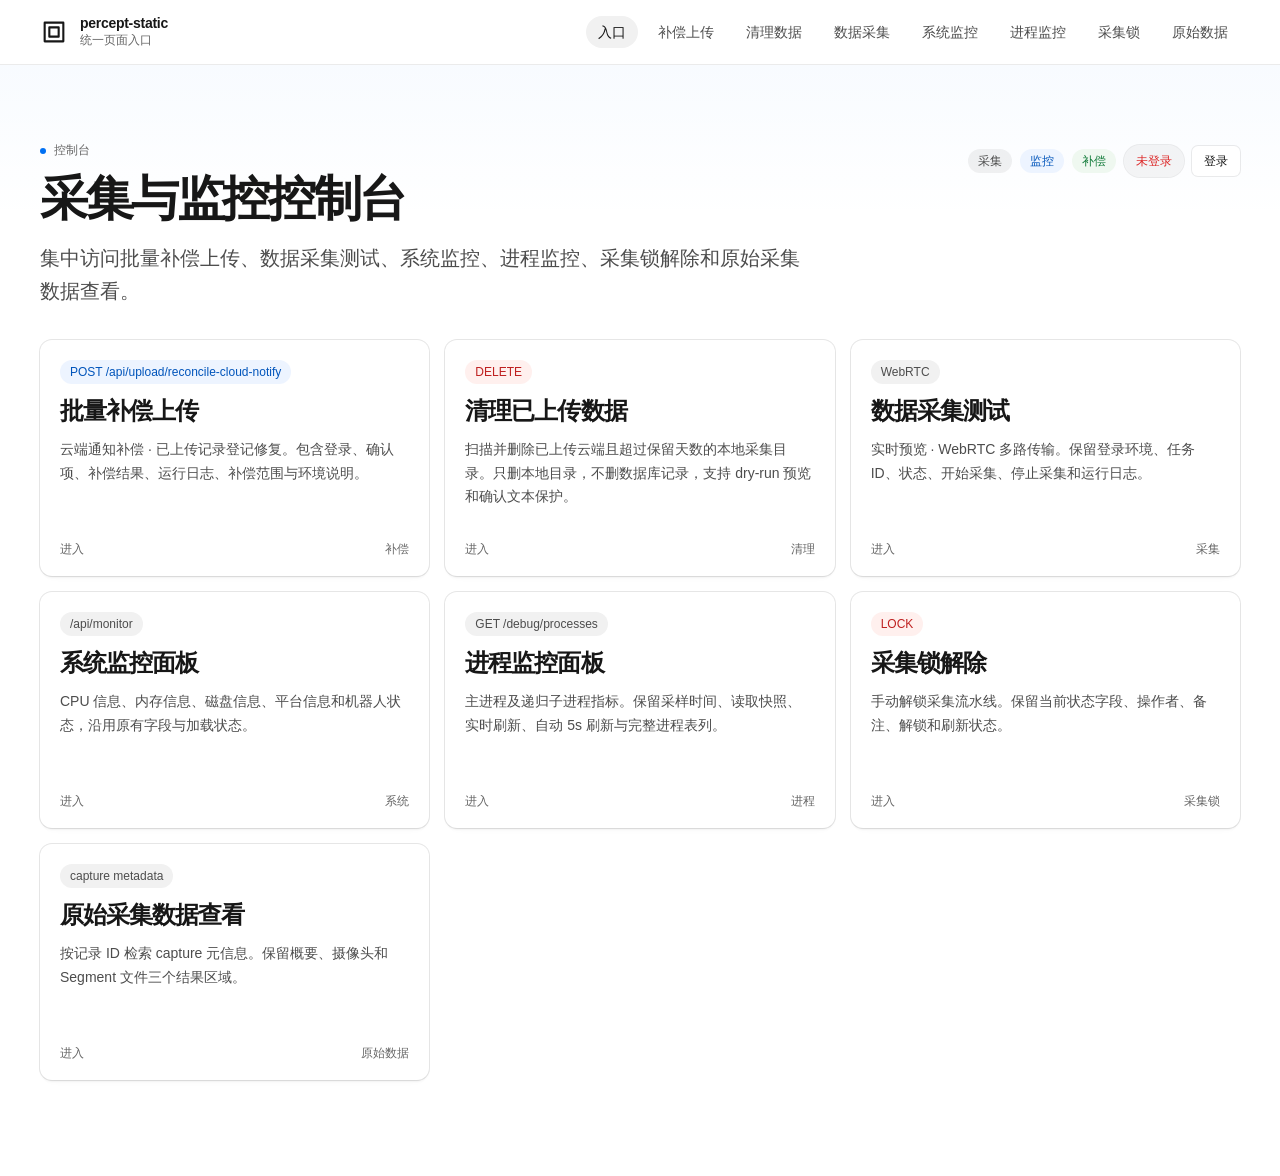
<file: static/index.html>
<!doctype html>
<html lang="zh-CN">
<head>
  <meta charset="utf-8">
  <meta name="viewport" content="width=device-width, initial-scale=1">
  <title>percept-static 页面入口</title>
  <link rel="stylesheet" href="assets/vercel-redesign.css">
</head>
<body>
  <div class="shell">
    <header class="topbar">
      <div class="topbar-inner">
        <a class="brand" href="index.html" aria-label="percept-static 页面入口">
          <span class="mark" aria-hidden="true">
            <svg viewBox="0 0 24 24" width="28" height="28" fill="none" stroke="currentColor" stroke-width="1.8" stroke-linecap="round" stroke-linejoin="round">
              <title>percept-static</title>
              <path d="M4 4h16v16H4z"></path>
              <path d="M8 8h8v8H8z"></path>
            </svg>
          </span>
          <span class="brand-copy">
            <span class="brand-title">percept-static</span>
            <span class="brand-subtitle">统一页面入口</span>
          </span>
        </a>
        <nav class="topnav" aria-label="页面导航">
          <a class="active" href="index.html">入口</a>
          <a href="redesign-upload-reconcile.html" data-protected-link>补偿上传</a>
          <a href="redesign-cleanup.html" data-protected-link>清理数据</a>
          <a href="redesign-collection.html" data-protected-link>数据采集</a>
          <a href="redesign-monitor.html" data-protected-link>系统监控</a>
          <a href="redesign-processes.html" data-protected-link>进程监控</a>
          <a href="redesign-unlock.html" data-protected-link>采集锁</a>
          <a href="redesign-raw-info.html" data-protected-link>原始数据</a>
        </nav>
      </div>
    </header>

    <main class="container page">
      <section class="hero">
        <div class="hero-stack">
          <div class="eyebrow">控制台</div>
          <h1>采集与监控控制台</h1>
          <p class="lead">集中访问批量补偿上传、数据采集测试、系统监控、进程监控、采集锁解除和原始采集数据查看。</p>
        </div>
        <div class="summary-strip">
          <span class="badge neutral">采集</span>
          <span class="badge">监控</span>
          <span class="badge success">补偿</span>
          <div class="static-auth-status" data-static-auth-status></div>
        </div>
      </section>

      <section class="page-card-grid" aria-label="页面列表">
        <a class="page-card" href="redesign-upload-reconcile.html" data-protected-link>
          <span class="page-card-top">
            <span class="badge">POST /api/upload/reconcile-cloud-notify</span>
            <span class="page-card-title">批量补偿上传</span>
            <p>云端通知补偿 · 已上传记录登记修复。包含登录、确认项、补偿结果、运行日志、补偿范围与环境说明。</p>
          </span>
          <span class="page-card-footer"><span>进入</span><span>补偿</span></span>
        </a>

        <a class="page-card" href="redesign-cleanup.html" data-protected-link>
          <span class="page-card-top">
            <span class="badge danger">DELETE</span>
            <span class="page-card-title">清理已上传数据</span>
            <p>扫描并删除已上传云端且超过保留天数的本地采集目录。只删本地目录，不删数据库记录，支持 dry-run 预览和确认文本保护。</p>
          </span>
          <span class="page-card-footer"><span>进入</span><span>清理</span></span>
        </a>

        <a class="page-card" href="redesign-collection.html" data-protected-link>
          <span class="page-card-top">
            <span class="badge neutral">WebRTC</span>
            <span class="page-card-title">数据采集测试</span>
            <p>实时预览 · WebRTC 多路传输。保留登录环境、任务 ID、状态、开始采集、停止采集和运行日志。</p>
          </span>
          <span class="page-card-footer"><span>进入</span><span>采集</span></span>
        </a>

        <a class="page-card" href="redesign-monitor.html" data-protected-link>
          <span class="page-card-top">
            <span class="badge neutral">/api/monitor</span>
            <span class="page-card-title">系统监控面板</span>
            <p>CPU 信息、内存信息、磁盘信息、平台信息和机器人状态，沿用原有字段与加载状态。</p>
          </span>
          <span class="page-card-footer"><span>进入</span><span>系统</span></span>
        </a>

        <a class="page-card" href="redesign-processes.html" data-protected-link>
          <span class="page-card-top">
            <span class="badge neutral">GET /debug/processes</span>
            <span class="page-card-title">进程监控面板</span>
            <p>主进程及递归子进程指标。保留采样时间、读取快照、实时刷新、自动 5s 刷新与完整进程表列。</p>
          </span>
          <span class="page-card-footer"><span>进入</span><span>进程</span></span>
        </a>

        <a class="page-card" href="redesign-unlock.html" data-protected-link>
          <span class="page-card-top">
            <span class="badge danger">LOCK</span>
            <span class="page-card-title">采集锁解除</span>
            <p>手动解锁采集流水线。保留当前状态字段、操作者、备注、解锁和刷新状态。</p>
          </span>
          <span class="page-card-footer"><span>进入</span><span>采集锁</span></span>
        </a>

        <a class="page-card" href="redesign-raw-info.html" data-protected-link>
          <span class="page-card-top">
            <span class="badge neutral">capture metadata</span>
            <span class="page-card-title">原始采集数据查看</span>
            <p>按记录 ID 检索 capture 元信息。保留概要、摄像头和 Segment 文件三个结果区域。</p>
          </span>
          <span class="page-card-footer"><span>进入</span><span>原始数据</span></span>
        </a>
      </section>
    </main>
  </div>
  <script src="assets/static-auth.js"></script>
  <script src="assets/static-index.js"></script>
</body>
</html>
</file>
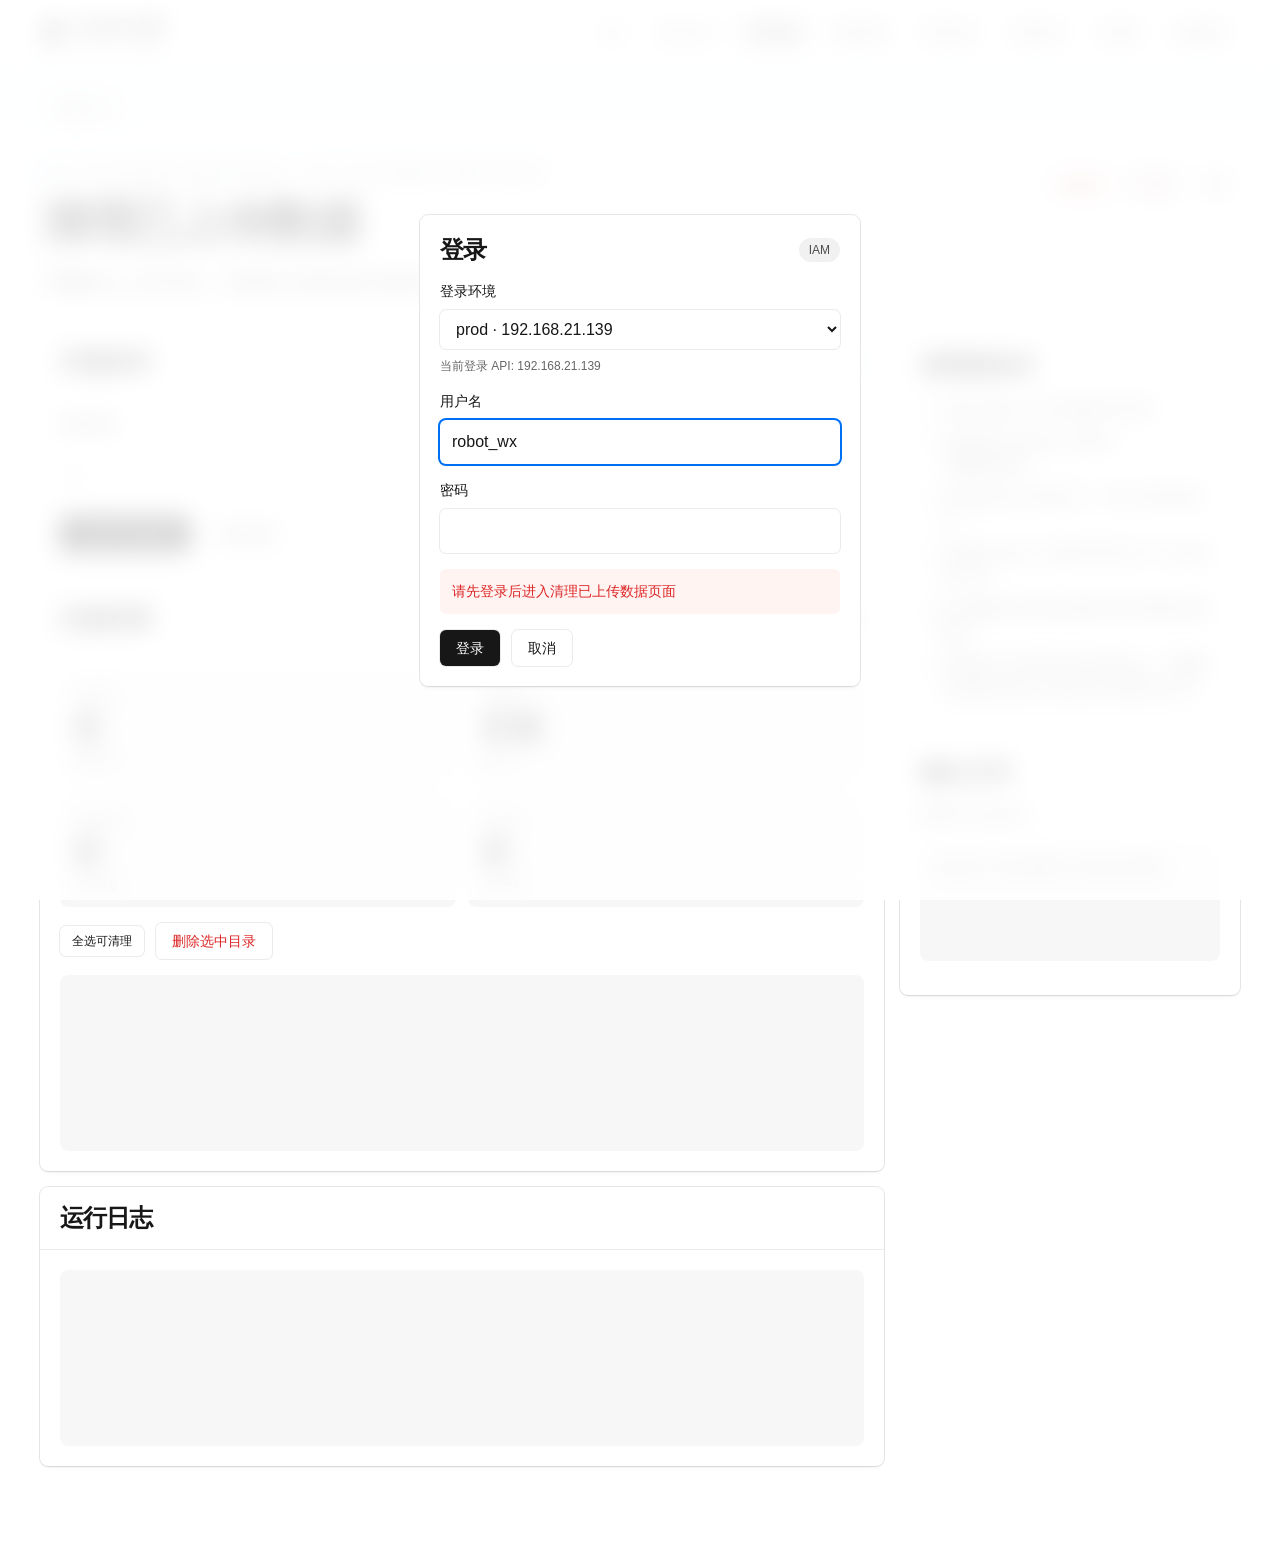
<file: static/redesign-cleanup.html>
<!doctype html>
<html lang="zh-CN">
<head>
  <meta charset="utf-8">
  <meta name="viewport" content="width=device-width, initial-scale=1">
  <title>清理已上传数据</title>
  <link rel="stylesheet" href="assets/vercel-redesign.css">
</head>
<body>
  <div class="shell">
    <header class="topbar">
      <div class="topbar-inner">
        <a class="brand" href="index.html">
          <span class="mark" aria-hidden="true">
            <svg viewBox="0 0 24 24" width="28" height="28" fill="none" stroke="currentColor" stroke-width="1.8" stroke-linecap="round" stroke-linejoin="round"><title>percept-static</title><path d="M4 4h16v16H4z"></path><path d="M8 8h8v8H8z"></path></svg>
          </span>
          <span class="brand-copy">
            <span class="brand-title">percept-static</span>
            <span class="brand-subtitle">清理已上传数据</span>
          </span>
        </a>
        <nav class="topnav" aria-label="页面导航">
          <a href="index.html">入口</a>
          <a href="redesign-upload-reconcile.html">补偿上传</a>
          <a class="active" href="redesign-cleanup.html">清理数据</a>
          <a href="redesign-collection.html">数据采集</a>
          <a href="redesign-monitor.html">系统监控</a>
          <a href="redesign-processes.html">进程监控</a>
          <a href="redesign-unlock.html">采集锁</a>
          <a href="redesign-raw-info.html">原始数据</a>
        </nav>
      </div>
    </header>

    <main class="container page">
      <a class="backlink" href="index.html">← 返回入口</a>
      <section class="hero">
        <div class="hero-stack">
          <div class="eyebrow">GET /api/storage/cleanup/preview · POST /api/storage/cleanup/execute</div>
          <h1>清理已上传数据</h1>
          <p class="lead">只删除已上传完成、已通知云端且超过保留天数的本地采集目录；数据库记录会保留。</p>
        </div>
        <div class="summary-strip">
          <span class="badge danger">危险操作</span>
          <div class="static-auth-status" data-static-auth-status></div>
        </div>
      </section>

      <div class="layout">
        <main class="stack">
          <section class="panel">
            <div class="panel-header">
              <h2>扫描条件</h2>
              <span class="badge">dry-run first</span>
            </div>
            <div class="panel-body stack">
              <div class="grid two">
                <label class="field">
                  <span>保留天数</span>
                  <input id="olderThanDays" type="number" min="1" value="3">
                </label>
                <label class="field">
                  <span>扫描上限</span>
                  <input id="limit" type="number" min="1" placeholder="不填表示不限">
                </label>
              </div>
              <div class="actions">
                <button type="button" id="previewBtn" class="btn primary">扫描可清理数据</button>
                <button type="button" id="clearBtn" class="btn">清空结果</button>
              </div>
            </div>
          </section>

          <section class="panel" id="summaryCard">
            <div class="panel-header">
              <h2>扫描结果</h2>
              <span class="badge neutral" id="cutoffText">未扫描</span>
            </div>
            <div class="panel-body stack">
              <div class="metric-grid">
                <div class="metric"><div class="metric-label">可清理</div><div class="metric-value" id="eligibleCount">0</div><div class="metric-sub">eligible</div></div>
                <div class="metric"><div class="metric-label">可释放</div><div class="metric-value" id="reclaimableSize">0 B</div><div class="metric-sub">bytes</div></div>
                <div class="metric"><div class="metric-label">目录缺失</div><div class="metric-value" id="missingCount">0</div><div class="metric-sub">missing</div></div>
                <div class="metric"><div class="metric-label">不安全</div><div class="metric-value" id="unsafeCount">0</div><div class="metric-sub">unsafe</div></div>
              </div>
              <div class="actions">
                <button type="button" id="selectAllBtn" class="btn small">全选可清理</button>
                <button type="button" id="executeBtn" class="btn danger" disabled>删除选中目录</button>
              </div>
              <div class="terminal log" id="items"></div>
            </div>
          </section>

          <section class="panel">
            <div class="panel-header">
              <h2>运行日志</h2>
            </div>
            <div class="panel-body">
              <div class="terminal log" id="log"></div>
            </div>
          </section>
        </main>

        <aside class="stack">
          <section class="card">
            <div class="card-title"><h2>清理硬条件</h2></div>
            <ul class="list">
              <li><code>end_time</code> 早于保留截止时间。</li>
              <li><code>upload_status</code> 必须为 <code>completed</code>。</li>
              <li><code>cloud_id</code> 必须非空，表示云端已确认。</li>
              <li><code>output_dir</code> 必须非空且位于 storage root 内。</li>
              <li>执行删除前后端会重新查库和重新校验路径。</li>
              <li>只删除文件系统里的本地目录，不删除 <code>collection_records</code> 数据库记录。</li>
            </ul>
          </section>
          <section class="card">
            <div class="card-title"><h2>确认文本</h2></div>
            <p class="muted">删除时必须输入：</p>
            <pre>DELETE UPLOADED COLLECTIONS</pre>
          </section>
        </aside>
      </div>
    </main>
  </div>
  <script src="assets/static-auth.js"></script>
  <script src="assets/redesign-cleanup.js"></script>
</body>
</html>
</file>
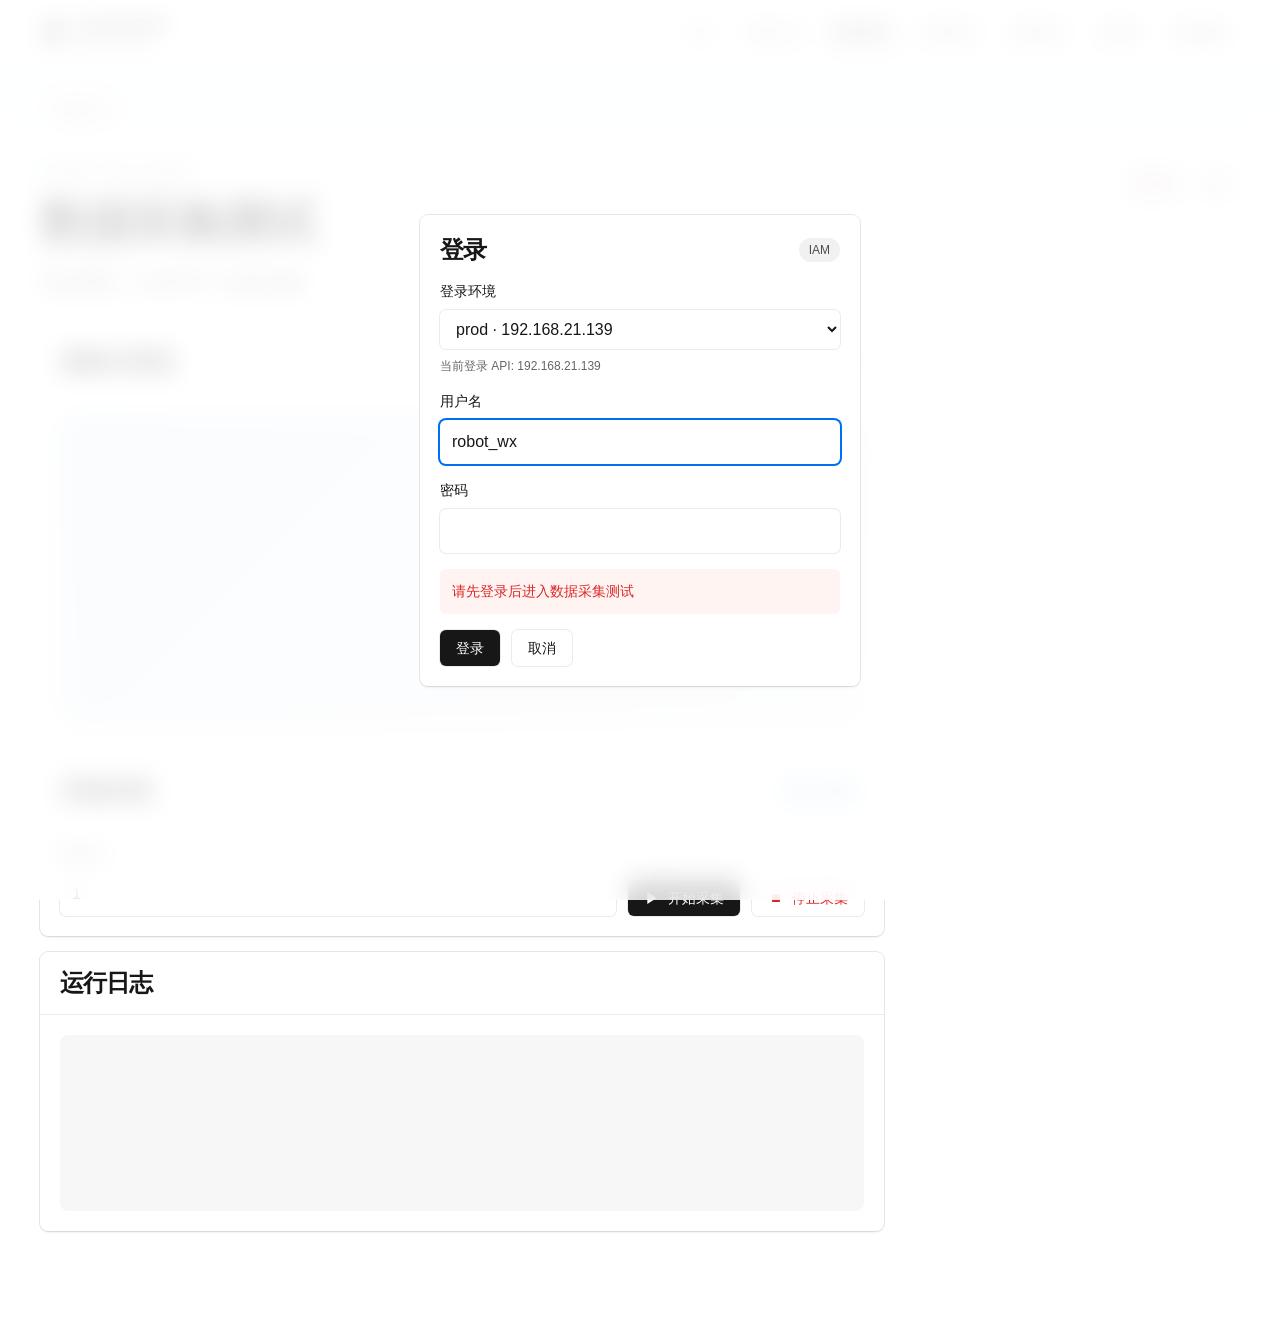
<file: static/redesign-collection.html>
<!doctype html>
<html lang="zh-CN">
<head>
  <meta charset="utf-8">
  <meta name="viewport" content="width=device-width, initial-scale=1">
  <title>数据采集测试</title>
  <link rel="stylesheet" href="assets/vercel-redesign.css">
</head>
<body>
  <div class="shell">
    <header class="topbar">
      <div class="topbar-inner">
        <a class="brand" href="index.html">
          <span class="mark" aria-hidden="true">
            <svg viewBox="0 0 24 24" width="28" height="28" fill="none" stroke="currentColor" stroke-width="1.8" stroke-linecap="round" stroke-linejoin="round"><title>Percept Static</title><path d="M4 4h16v16H4z"></path><path d="M8 8h8v8H8z"></path></svg>
          </span>
          <span class="brand-copy">
            <span class="brand-title">percept-static</span>
            <span class="brand-subtitle">数据采集测试</span>
          </span>
        </a>
        <nav class="topnav" aria-label="页面导航">
          <a href="index.html">入口</a>
          <a href="redesign-upload-reconcile.html">补偿上传</a>
          <a class="active" href="redesign-collection.html">数据采集</a>
          <a href="redesign-monitor.html">系统监控</a>
          <a href="redesign-processes.html">进程监控</a>
          <a href="redesign-unlock.html">采集锁</a>
          <a href="redesign-raw-info.html">原始数据</a>
        </nav>
      </div>
    </header>

    <main class="container page">
      <a class="backlink" href="index.html">← 返回入口</a>
      <section class="hero">
        <div class="hero-stack">
          <div class="eyebrow">WebRTC multi-stream</div>
          <h1>数据采集测试</h1>
          <p class="lead">实时预览 · WebRTC 多路传输</p>
        </div>
        <div class="summary-strip">
          <div class="static-auth-status" data-static-auth-status></div>
        </div>
      </section>

      <div class="layout">
        <main class="stack">
          <section class="panel">
            <div class="panel-header">
              <h2>摄像头预览</h2>
              <span class="badge neutral">正在加载摄像头列表…</span>
            </div>
            <div class="panel-body">
              <div class="video-grid" id="videoGrid">
                <div class="video-empty">
                  <div class="screen" aria-hidden="true"></div>
                  <span>正在加载摄像头列表…</span>
                </div>
              </div>
            </div>
          </section>

          <section class="panel">
            <div class="panel-header">
              <h2>采集控制</h2>
              <span class="status-pill">
                <span class="status-label">状态</span>
                <span id="statusValue" class="status-value">未连接</span>
              </span>
            </div>
            <div class="panel-body">
              <div class="input-group">
                <div class="field">
                  <label for="taskId">任务 ID</label>
                  <input type="number" id="taskId" value="1" min="1">
                </div>
                <div class="controls-actions actions">
                  <button type="button" id="startBtn" class="btn primary">
                    <svg viewBox="0 0 24 24" fill="currentColor"><title>开始采集</title><polygon points="5 3 19 12 5 21 5 3"></polygon></svg>
                    开始采集
                  </button>
                  <button type="button" id="stopBtn" class="btn danger" disabled>
                    <svg viewBox="0 0 24 24" fill="currentColor"><title>停止采集</title><rect x="6" y="6" width="12" height="12" rx="1"></rect></svg>
                    停止采集
                  </button>
                </div>
              </div>
            </div>
          </section>

          <section class="panel">
            <div class="panel-header">
              <h2>运行日志</h2>
            </div>
            <div class="panel-body">
              <div class="terminal log" id="log"></div>
            </div>
          </section>
        </main>
      </div>
    </main>
  </div>
  <script src="assets/static-auth.js"></script>
  <script src="assets/redesign-collection.js"></script>
</body>
</html>
</file>
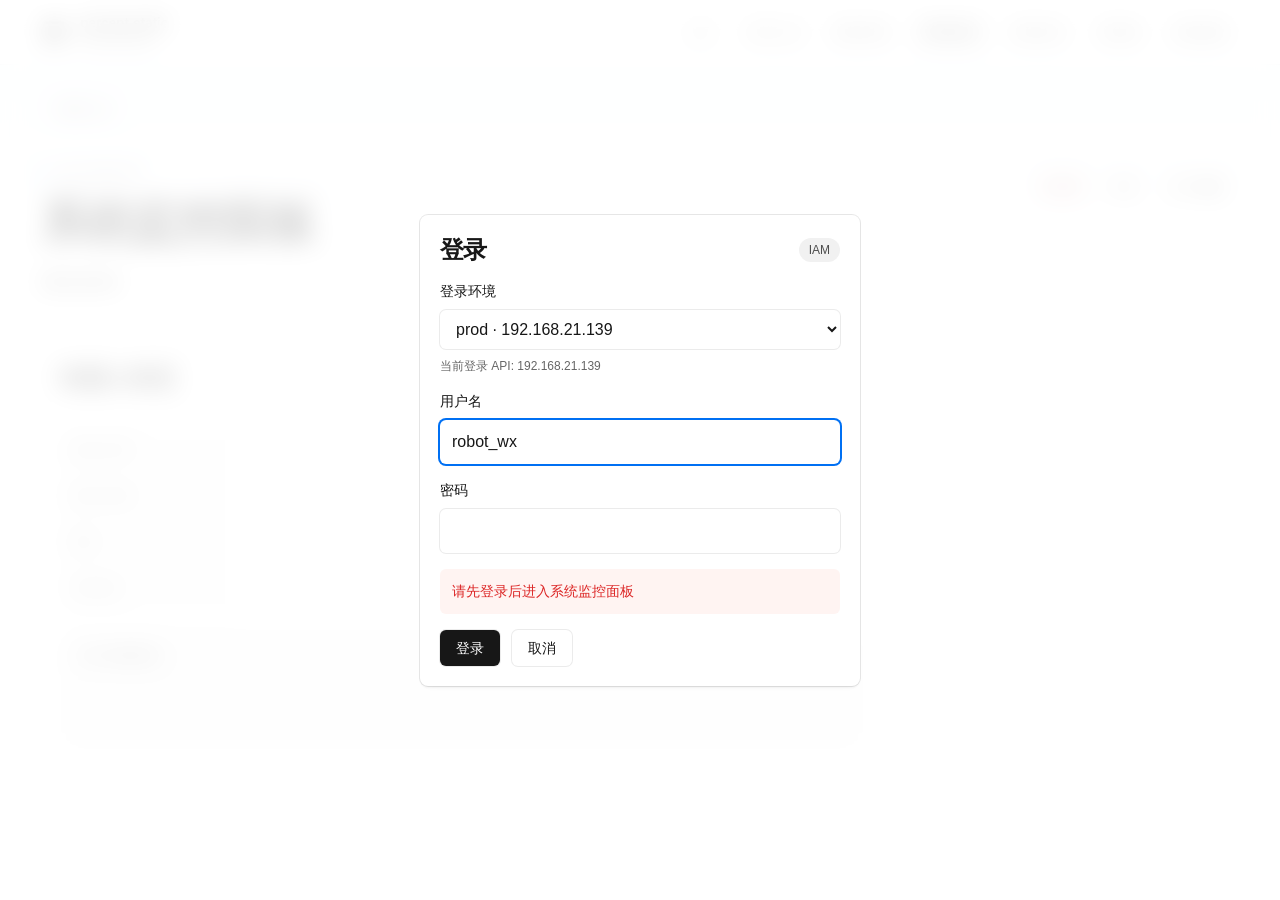
<file: static/redesign-monitor.html>
<!doctype html>
<html lang="zh-CN">
<head>
  <meta charset="utf-8">
  <meta name="viewport" content="width=device-width, initial-scale=1">
  <title>系统监控面板</title>
  <link rel="stylesheet" href="assets/vercel-redesign.css">
</head>
<body>
  <div class="shell">
    <header class="topbar">
      <div class="topbar-inner">
        <a class="brand" href="index.html">
          <span class="mark" aria-hidden="true">
            <svg viewBox="0 0 24 24" width="28" height="28" fill="none" stroke="currentColor" stroke-width="1.8" stroke-linecap="round" stroke-linejoin="round"><title>系统监控</title><path d="M4 4h16v16H4z"></path><path d="M8 8h8v8H8z"></path></svg>
          </span>
          <span class="brand-copy">
            <span class="brand-title">percept-static</span>
            <span class="brand-subtitle">系统监控面板</span>
          </span>
        </a>
        <nav class="topnav" aria-label="页面导航">
          <a href="index.html">入口</a>
          <a href="redesign-upload-reconcile.html">补偿上传</a>
          <a href="redesign-collection.html">数据采集</a>
          <a class="active" href="redesign-monitor.html">系统监控</a>
          <a href="redesign-processes.html">进程监控</a>
          <a href="redesign-unlock.html">采集锁</a>
          <a href="redesign-raw-info.html">原始数据</a>
        </nav>
      </div>
    </header>

    <main class="container page">
      <a class="backlink" href="index.html">← 返回入口</a>
      <section class="hero">
        <div class="hero-stack">
          <div class="eyebrow">/api/monitor</div>
          <h1>系统监控面板</h1>
          <p class="lead" id="lastUpdate">正在加载…</p>
        </div>
        <div class="summary-strip">
          <div class="static-auth-status" data-static-auth-status></div>
          <button class="btn" id="refreshBtn" type="button">
            <svg viewBox="0 0 24 24" fill="none" stroke="currentColor" stroke-width="1.75" stroke-linecap="round" stroke-linejoin="round"><title>刷新监控数据</title><polyline points="23 4 23 10 17 10"></polyline><polyline points="1 20 1 14 7 14"></polyline><path d="M3.51 9a9 9 0 0 1 14.85-3.36L23 10M1 14l4.64 4.36A9 9 0 0 0 20.49 15"></path></svg>
            刷新
          </button>
        </div>
      </section>

      <div class="layout">
        <main class="stack">
          <div id="error" class="callout" hidden>
            <span id="errorText"></span>
          </div>
          <div id="loading" class="callout">正在加载数据</div>

          <section class="grid two" id="content">
            <article class="card">
              <div class="card-title"><h2>CPU 信息</h2></div>
              <div class="stack">
                <div class="status-line"><span class="muted">总核心数</span><span id="cpuTotalCores">-</span></div>
                <div class="status-line"><span class="muted">物理核心数</span><span id="cpuPhysicalCores">-</span></div>
                <div class="status-line"><span class="muted">CPU 使用率</span><span id="cpuPercent">-</span></div>
                <div class="progress"><span id="cpuProgress"></span></div>
                <div class="status-line"><span class="muted" id="cpuProgressText">0.0%</span></div>
                <div class="status-line"><span class="muted">频率范围</span><span id="cpuFreq">-</span></div>
              </div>
            </article>

            <article class="card">
              <div class="card-title"><h2>内存信息</h2></div>
              <div class="stack">
                <div class="status-line"><span class="muted">总内存</span><span id="memTotal">-</span></div>
                <div class="status-line"><span class="muted">已使用</span><span id="memUsed">-</span></div>
                <div class="status-line"><span class="muted">可用</span><span id="memAvailable">-</span></div>
                <div class="status-line"><span class="muted">使用率</span><span id="memPercent">-</span></div>
                <div class="progress"><span id="memProgress"></span></div>
                <div class="status-line"><span class="muted" id="memProgressText">0.0%</span></div>
              </div>
            </article>

            <article class="card">
              <div class="card-title"><h2>磁盘信息</h2></div>
              <div class="stack">
                <div class="status-line"><span class="muted">总容量</span><span id="diskTotal">-</span></div>
                <div class="status-line"><span class="muted">已使用</span><span id="diskUsed">-</span></div>
                <div class="status-line"><span class="muted">可用</span><span id="diskFree">-</span></div>
                <div class="status-line"><span class="muted">使用率</span><span id="diskPercent">-</span></div>
                <div class="progress"><span id="diskProgress"></span></div>
                <div class="status-line"><span class="muted" id="diskProgressText">0.0%</span></div>
              </div>
            </article>

            <article class="card">
              <div class="card-title"><h2>平台信息</h2></div>
              <div class="stack">
                <div class="status-line"><span class="muted">系统</span><span id="platformSystem">-</span></div>
                <div class="status-line"><span class="muted">平台</span><span id="platformPlatform">-</span></div>
                <div class="status-line"><span class="muted">版本</span><span id="platformRelease">-</span></div>
                <div class="status-line"><span class="muted">MAC 地址</span><span id="platformMac">-</span></div>
                <div class="status-line"><span class="muted">IP 地址</span><span id="platformIp">-</span></div>
              </div>
            </article>
          </section>

          <section class="panel">
            <div class="panel-header">
              <h2>机器人状态</h2>
            </div>
            <div class="panel-body stack" id="robotInfo">
              <div class="kv">
                <div class="k">机器人型号</div><div class="v" id="robotModel">-</div>
                <div class="k">机器人类型</div><div class="v" id="robotType">-</div>
                <div class="k">描述</div><div class="v" id="robotDesc">-</div>
                <div class="k">注册信息</div><div class="v" id="robotRegisterInfo">-</div>
              </div>
              <div id="components" class="terminal">正在加载数据</div>
            </div>
          </section>
        </main>
      </div>
    </main>
  </div>
  <script src="assets/static-auth.js"></script>
  <script src="assets/redesign-monitor.js"></script>
</body>
</html>
</file>
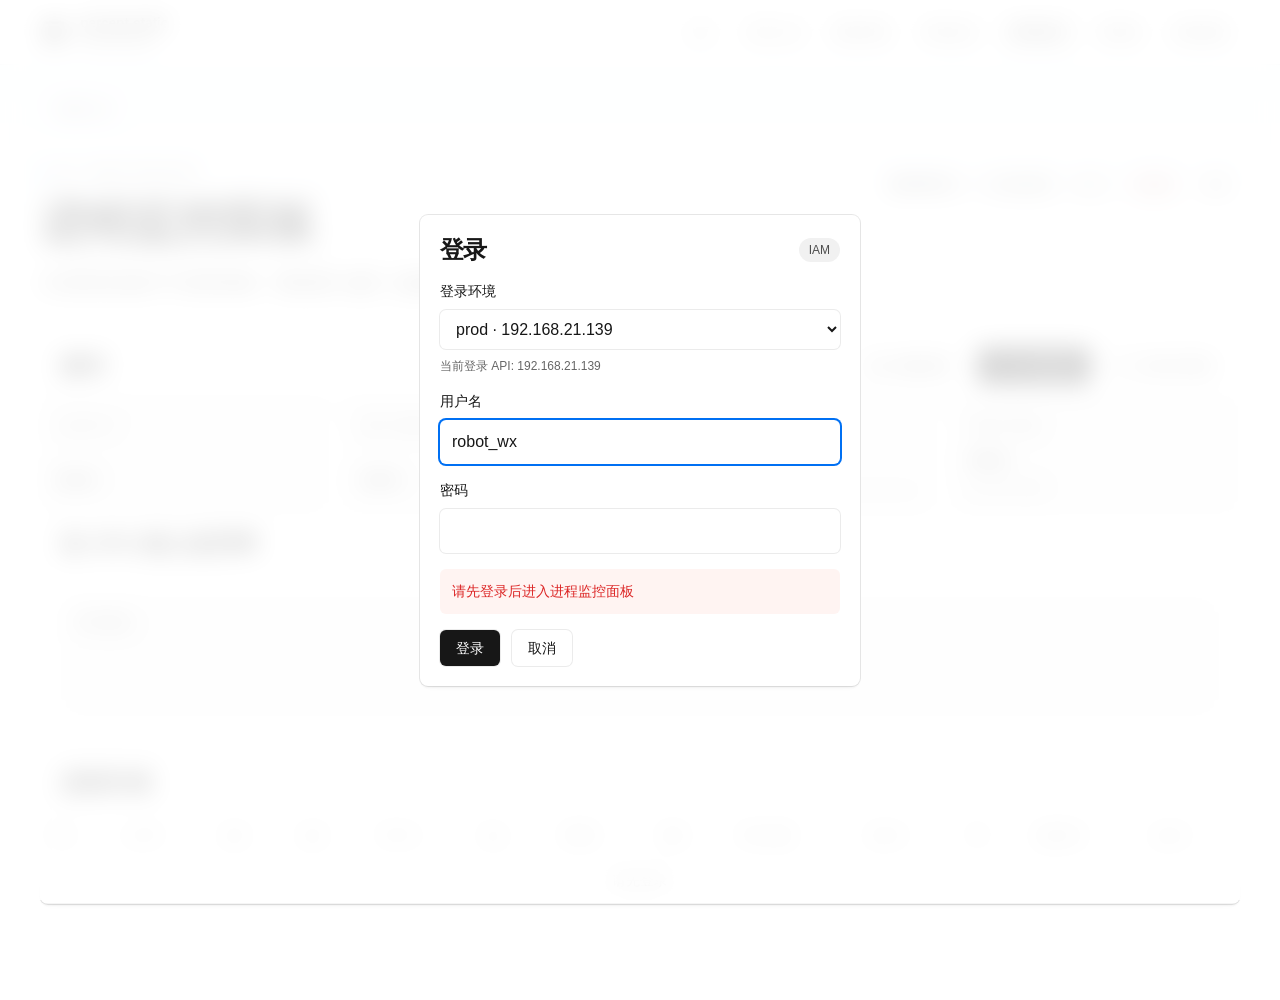
<file: static/redesign-processes.html>
<!doctype html>
<html lang="zh-CN">
<head>
  <meta charset="utf-8">
  <meta name="viewport" content="width=device-width, initial-scale=1">
  <title>进程监控面板</title>
  <link rel="stylesheet" href="assets/vercel-redesign.css">
</head>
<body>
  <div class="shell">
    <header class="topbar">
      <div class="topbar-inner">
        <a class="brand" href="index.html">
          <span class="mark" aria-hidden="true">
            <svg viewBox="0 0 24 24" width="28" height="28" fill="none" stroke="currentColor" stroke-width="1.8" stroke-linecap="round" stroke-linejoin="round"><title>进程监控</title><path d="M4 4h16v16H4z"></path><path d="M8 8h8v8H8z"></path></svg>
          </span>
          <span class="brand-copy">
            <span class="brand-title">percept-static</span>
            <span class="brand-subtitle">进程监控面板</span>
          </span>
        </a>
        <nav class="topnav" aria-label="页面导航">
          <a href="index.html">入口</a>
          <a href="redesign-upload-reconcile.html">补偿上传</a>
          <a href="redesign-collection.html">数据采集</a>
          <a href="redesign-monitor.html">系统监控</a>
          <a class="active" href="redesign-processes.html">进程监控</a>
          <a href="redesign-unlock.html">采集锁</a>
          <a href="redesign-raw-info.html">原始数据</a>
        </nav>
      </div>
    </header>

    <main class="container page">
      <a class="backlink" href="index.html">← 返回入口</a>
      <section class="hero">
        <div class="hero-stack">
          <div class="eyebrow">GET /debug/processes</div>
          <h1>进程监控面板</h1>
          <p class="lead">主进程及递归子进程指标 · 数据源 <code>GET /debug/processes</code></p>
        </div>
        <div class="summary-strip">
          <span>采样时间 <strong id="sampled-at">—</strong></span>
          <span class="badge neutral" id="source-badge"><span class="dot"></span><span id="source-text">—</span></span>
          <span class="badge neutral" id="platform-badge"><span class="dot"></span><span id="platform-text">—</span></span>
          <div class="static-auth-status" data-static-auth-status></div>
        </div>
      </section>

      <section class="panel">
        <div class="panel-header">
          <h2>操作</h2>
          <div class="actions">
            <button class="btn" id="btn-snapshot" type="button">
              <svg viewBox="0 0 24 24" fill="none" stroke="currentColor" stroke-width="1.75" stroke-linecap="round" stroke-linejoin="round"><title>读取快照</title><path d="M23 19a2 2 0 0 1-2 2H3a2 2 0 0 1-2-2V8a2 2 0 0 1 2-2h4l2-3h6l2 3h4a2 2 0 0 1 2 2z"></path><circle cx="12" cy="13" r="4"></circle></svg>
              读取快照
            </button>
            <button class="btn primary" id="btn-refresh" type="button">
              <svg viewBox="0 0 24 24" fill="none" stroke="currentColor" stroke-width="1.75" stroke-linecap="round" stroke-linejoin="round"><title>实时刷新</title><polyline points="23 4 23 10 17 10"></polyline><polyline points="1 20 1 14 7 14"></polyline><path d="M3.51 9a9 9 0 0 1 14.85-3.36L23 10M1 14l4.64 4.36A9 9 0 0 0 20.49 15"></path></svg>
              实时刷新
            </button>
            <label class="badge neutral" for="auto-toggle">
              <input type="checkbox" id="auto-toggle">
              自动 5s 刷新
            </label>
          </div>
        </div>
      </section>

      <div id="error-area"></div>

      <section class="grid four" id="overview-grid">
        <article class="metric"><div class="metric-label">主进程 PID</div><div class="metric-value">—</div></article>
        <article class="metric"><div class="metric-label">逻辑 / 物理核心</div><div class="metric-value">—</div></article>
        <article class="metric"><div class="metric-label">内存使用率</div><div class="metric-value">—</div><div class="progress"><span></span></div></article>
        <article class="metric"><div class="metric-label">系统平均负载</div><div class="metric-value">—</div><div class="metric-sub">1m / 5m / 15m</div></article>
      </section>

      <section class="panel">
        <div class="panel-header">
          <h2>各 CPU 核心使用率</h2>
        </div>
        <div class="panel-body">
          <div class="terminal" id="cpu-grid">暂无数据</div>
        </div>
      </section>

      <section class="panel">
        <div class="panel-header">
          <h2>进程列表 <span class="count" id="proc-count"></span></h2>
        </div>
        <div class="table-wrap">
          <table id="proc-table">
            <thead>
              <tr>
                <th>PID</th>
                <th>父 PID</th>
                <th>名称</th>
                <th>状态</th>
                <th>CPU %</th>
                <th>核心</th>
                <th>亲和性</th>
                <th>线程</th>
                <th>RSS (MB)</th>
                <th>内存 %</th>
                <th>FD</th>
                <th>创建时间</th>
                <th>命令行</th>
              </tr>
            </thead>
            <tbody id="proc-body">
              <tr><td colspan="13" class="empty">点击上方按钮加载</td></tr>
            </tbody>
          </table>
        </div>
      </section>
    </main>
  </div>
  <script src="assets/static-auth.js"></script>
  <script src="assets/redesign-processes.js"></script>
</body>
</html>
</file>
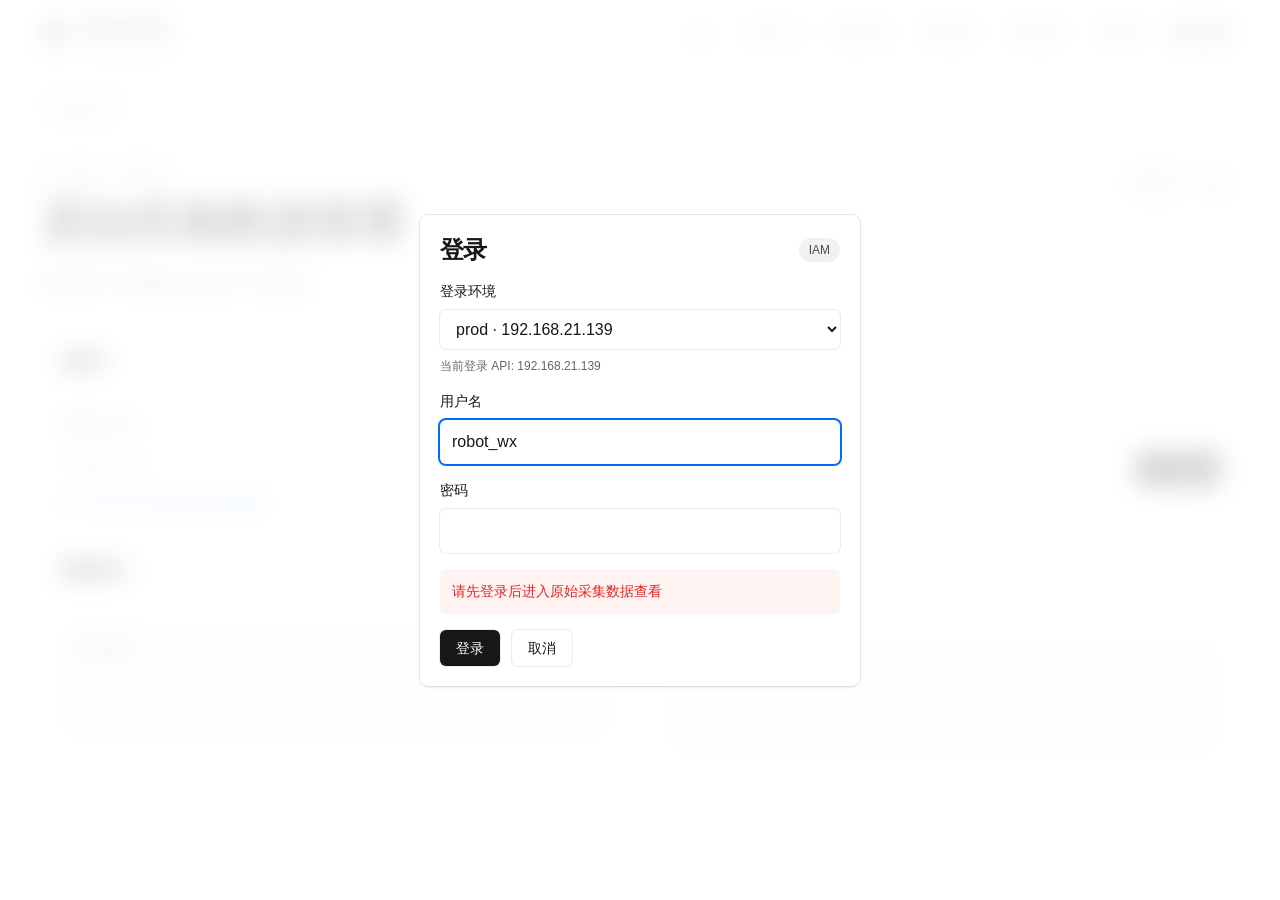
<file: static/redesign-raw-info.html>
<!doctype html>
<html lang="zh-CN">
<head>
  <meta charset="utf-8">
  <meta name="viewport" content="width=device-width, initial-scale=1">
  <title>原始采集数据查看</title>
  <link rel="stylesheet" href="assets/vercel-redesign.css">
</head>
<body>
  <div class="shell">
    <header class="topbar">
      <div class="topbar-inner">
        <a class="brand" href="index.html">
          <span class="mark" aria-hidden="true">
            <svg viewBox="0 0 24 24" width="28" height="28" fill="none" stroke="currentColor" stroke-width="1.8" stroke-linecap="round" stroke-linejoin="round"><title>原始数据</title><path d="M4 4h16v16H4z"></path><path d="M8 8h8v8H8z"></path></svg>
          </span>
          <span class="brand-copy">
            <span class="brand-title">percept-static</span>
            <span class="brand-subtitle">原始采集数据查看</span>
          </span>
        </a>
        <nav class="topnav" aria-label="页面导航">
          <a href="index.html">入口</a>
          <a href="redesign-upload-reconcile.html">补偿上传</a>
          <a href="redesign-collection.html">数据采集</a>
          <a href="redesign-monitor.html">系统监控</a>
          <a href="redesign-processes.html">进程监控</a>
          <a href="redesign-unlock.html">采集锁</a>
          <a class="active" href="redesign-raw-info.html">原始数据</a>
        </nav>
      </div>
    </header>

    <main class="container page">
      <a class="backlink" href="index.html">← 返回入口</a>
      <section class="hero">
        <div class="hero-stack">
          <div class="eyebrow">capture metadata</div>
          <h1>原始采集数据查看</h1>
          <p class="lead">按记录 ID 检索 capture 元信息</p>
        </div>
        <div class="summary-strip">
          <div class="static-auth-status" data-static-auth-status></div>
        </div>
      </section>

      <section class="panel">
        <div class="panel-header">
          <h2>查询</h2>
        </div>
        <div class="panel-body">
          <div class="field">
            <label for="record_id">采集记录 ID <span class="req">*</span></label>
            <div class="input-group">
              <input id="record_id" type="number" placeholder="例如 1234" autocomplete="off">
              <button id="btn-query" class="btn primary" type="button">
                <svg viewBox="0 0 24 24" fill="none" stroke="currentColor" stroke-width="1.75" stroke-linecap="round" stroke-linejoin="round"><title>查询</title><circle cx="11" cy="11" r="8"></circle><line x1="21" y1="21" x2="16.65" y2="16.65"></line></svg>
                查询
              </button>
            </div>
          </div>
          <div id="msg" class="callout raw-message"></div>
        </div>
      </section>

      <section class="panel" id="result">
        <div class="panel-header">
          <h2>概要</h2>
        </div>
        <div class="panel-body">
          <div class="kv" id="summary">
            <div class="k">record_id</div><div class="v">—</div>
            <div class="k">output_dir</div><div class="v">—</div>
            <div class="k">capture_dir</div><div class="v">—</div>
            <div class="k">sealed</div><div class="v">—</div>
            <div class="k">frame_count</div><div class="v">—</div>
            <div class="k">raw_bytes</div><div class="v">—</div>
            <div class="k">start_time</div><div class="v">—</div>
            <div class="k">end_time</div><div class="v">—</div>
            <div class="k">sampled_frames</div><div class="v">—</div>
          </div>
        </div>
      </section>

      <div class="grid two">
        <section class="panel">
          <div class="panel-header">
            <h2>摄像头 <span class="count" id="cam-count">0</span></h2>
          </div>
          <div class="panel-body">
            <div class="terminal" id="cams">暂无数据</div>
          </div>
        </section>

        <section class="panel">
          <div class="panel-header">
            <h2>Segment 文件 <span class="count" id="seg-count">0</span></h2>
          </div>
          <div class="panel-body">
            <div class="terminal" id="segs">暂无数据</div>
          </div>
        </section>
      </div>
    </main>
  </div>
  <script src="assets/static-auth.js"></script>
  <script src="assets/redesign-raw-info.js"></script>
</body>
</html>
</file>
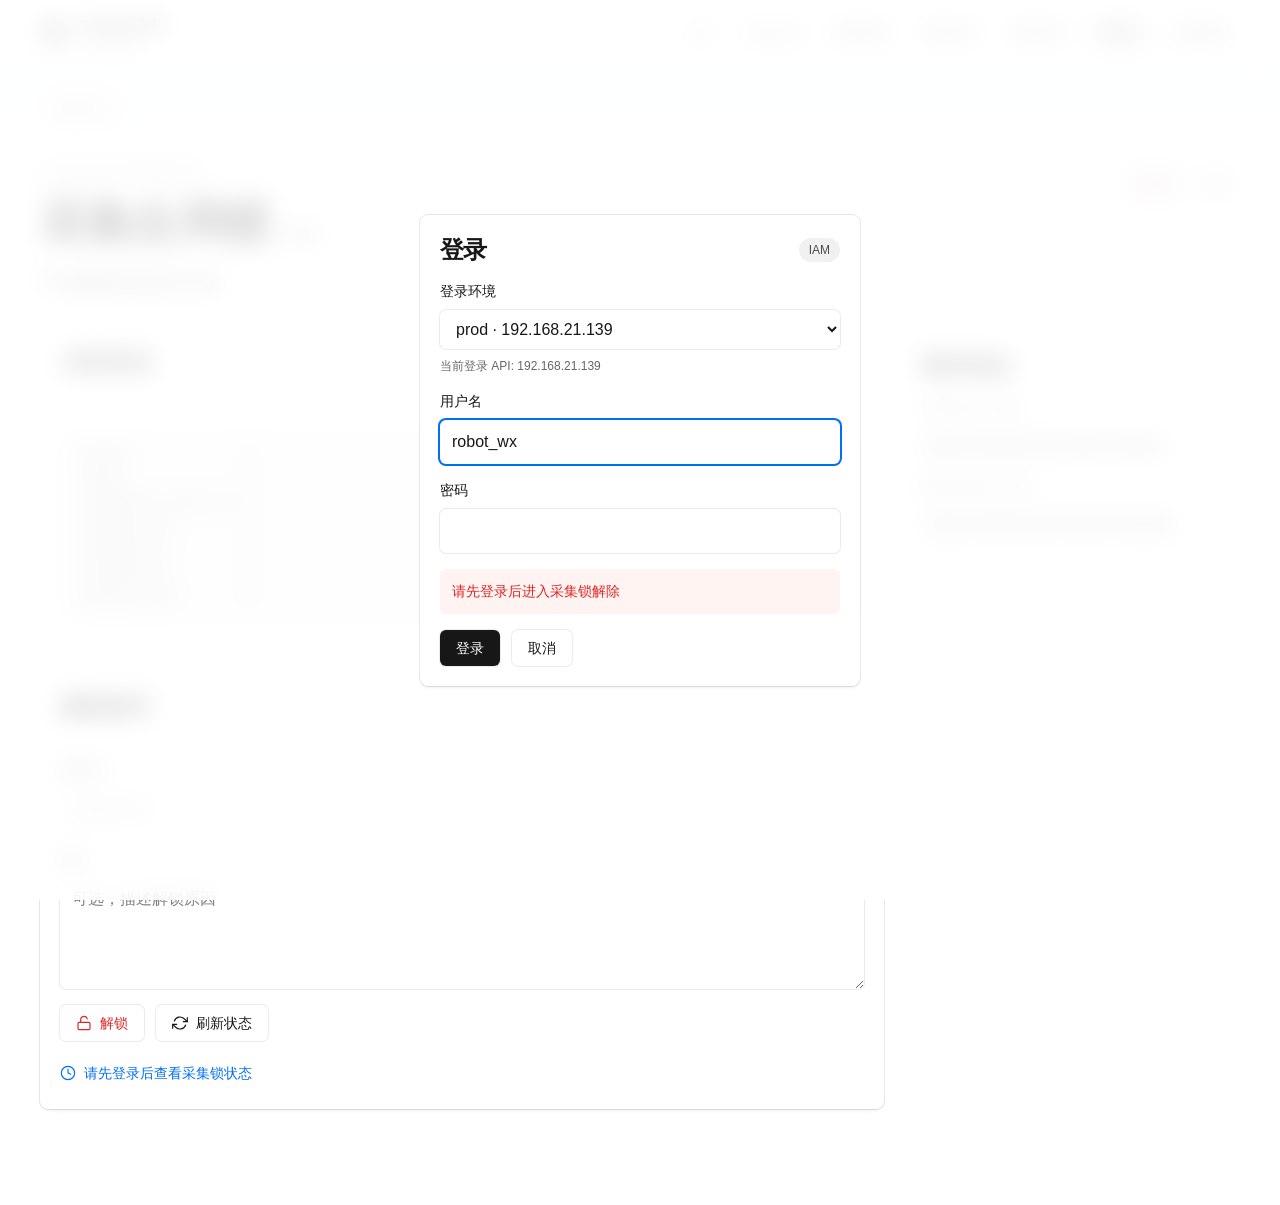
<file: static/redesign-unlock.html>
<!doctype html>
<html lang="zh-CN">
<head>
  <meta charset="utf-8">
  <meta name="viewport" content="width=device-width, initial-scale=1">
  <title>采集锁解除</title>
  <link rel="stylesheet" href="assets/vercel-redesign.css">
</head>
<body>
  <div class="shell">
    <header class="topbar">
      <div class="topbar-inner">
        <a class="brand" href="index.html">
          <span class="mark" aria-hidden="true">
            <svg viewBox="0 0 24 24" width="28" height="28" fill="none" stroke="currentColor" stroke-width="1.8" stroke-linecap="round" stroke-linejoin="round"><title>采集锁</title><path d="M4 4h16v16H4z"></path><path d="M8 8h8v8H8z"></path></svg>
          </span>
          <span class="brand-copy">
            <span class="brand-title">percept-static</span>
            <span class="brand-subtitle">采集锁解除</span>
          </span>
        </a>
        <nav class="topnav" aria-label="页面导航">
          <a href="index.html">入口</a>
          <a href="redesign-upload-reconcile.html">补偿上传</a>
          <a href="redesign-collection.html">数据采集</a>
          <a href="redesign-monitor.html">系统监控</a>
          <a href="redesign-processes.html">进程监控</a>
          <a class="active" href="redesign-unlock.html">采集锁</a>
          <a href="redesign-raw-info.html">原始数据</a>
        </nav>
      </div>
    </header>

    <main class="container page">
      <a class="backlink" href="index.html">← 返回入口</a>
      <section class="hero">
        <div class="hero-stack">
          <div class="eyebrow">/api/collection/lock</div>
          <h1>采集全局锁 <span id="badge" class="badge unlocked">UNKNOWN</span></h1>
          <p class="lead">手动解锁采集流水线</p>
        </div>
        <div class="summary-strip">
          <div class="static-auth-status" data-static-auth-status></div>
        </div>
      </section>

      <div class="layout">
        <main class="stack">
          <section class="panel">
            <div class="panel-header">
              <h2>当前状态</h2>
            </div>
            <div class="panel-body">
              <pre class="status-box" id="status">locked              = 
reason              = 
triggered_record_id = 
triggered_at        = 
released_at         = 
released_by         = 
release_note        = </pre>
            </div>
          </section>

          <section class="panel">
            <div class="panel-header">
              <h2>解除操作</h2>
            </div>
            <div class="panel-body stack">
              <div class="field">
                <label for="operator">操作者 <span class="req">*</span></label>
                <input id="operator" type="text" placeholder="姓名或工号" autocomplete="off">
              </div>
              <div class="field">
                <label for="note">备注</label>
                <textarea id="note" placeholder="可选，描述解锁原因"></textarea>
              </div>
              <div class="btn-row">
                <button id="btn-release" class="btn danger" type="button">
                  <svg viewBox="0 0 24 24" fill="none" stroke="currentColor" stroke-width="1.75" stroke-linecap="round" stroke-linejoin="round"><title>解锁</title><rect x="3" y="11" width="18" height="11" rx="2"></rect><path d="M7 11V7a5 5 0 0 1 9.9-1"></path></svg>
                  解锁
                </button>
                <button id="btn-refresh" class="btn" type="button">
                  <svg viewBox="0 0 24 24" fill="none" stroke="currentColor" stroke-width="1.75" stroke-linecap="round" stroke-linejoin="round"><title>刷新状态</title><polyline points="23 4 23 10 17 10"></polyline><polyline points="1 20 1 14 7 14"></polyline><path d="M3.51 9a9 9 0 0 1 14.85-3.36L23 10M1 14l4.64 4.36A9 9 0 0 0 20.49 15"></path></svg>
                  刷新状态
                </button>
              </div>
              <div id="msg" class="callout"></div>
            </div>
          </section>
        </main>

        <aside>
          <section class="card">
            <div class="card-title">
              <h2>请求地址</h2>
            </div>
            <div class="stack">
              <div class="status-line"><span class="muted">STATUS_URL</span><code>/api/collection/lock/status</code></div>
              <div class="status-line"><span class="muted">RELEASE_URL</span><code>/api/collection/lock/release</code></div>
            </div>
          </section>
        </aside>
      </div>
    </main>
  </div>
  <script src="assets/static-auth.js"></script>
  <script src="assets/redesign-unlock.js"></script>
</body>
</html>
</file>
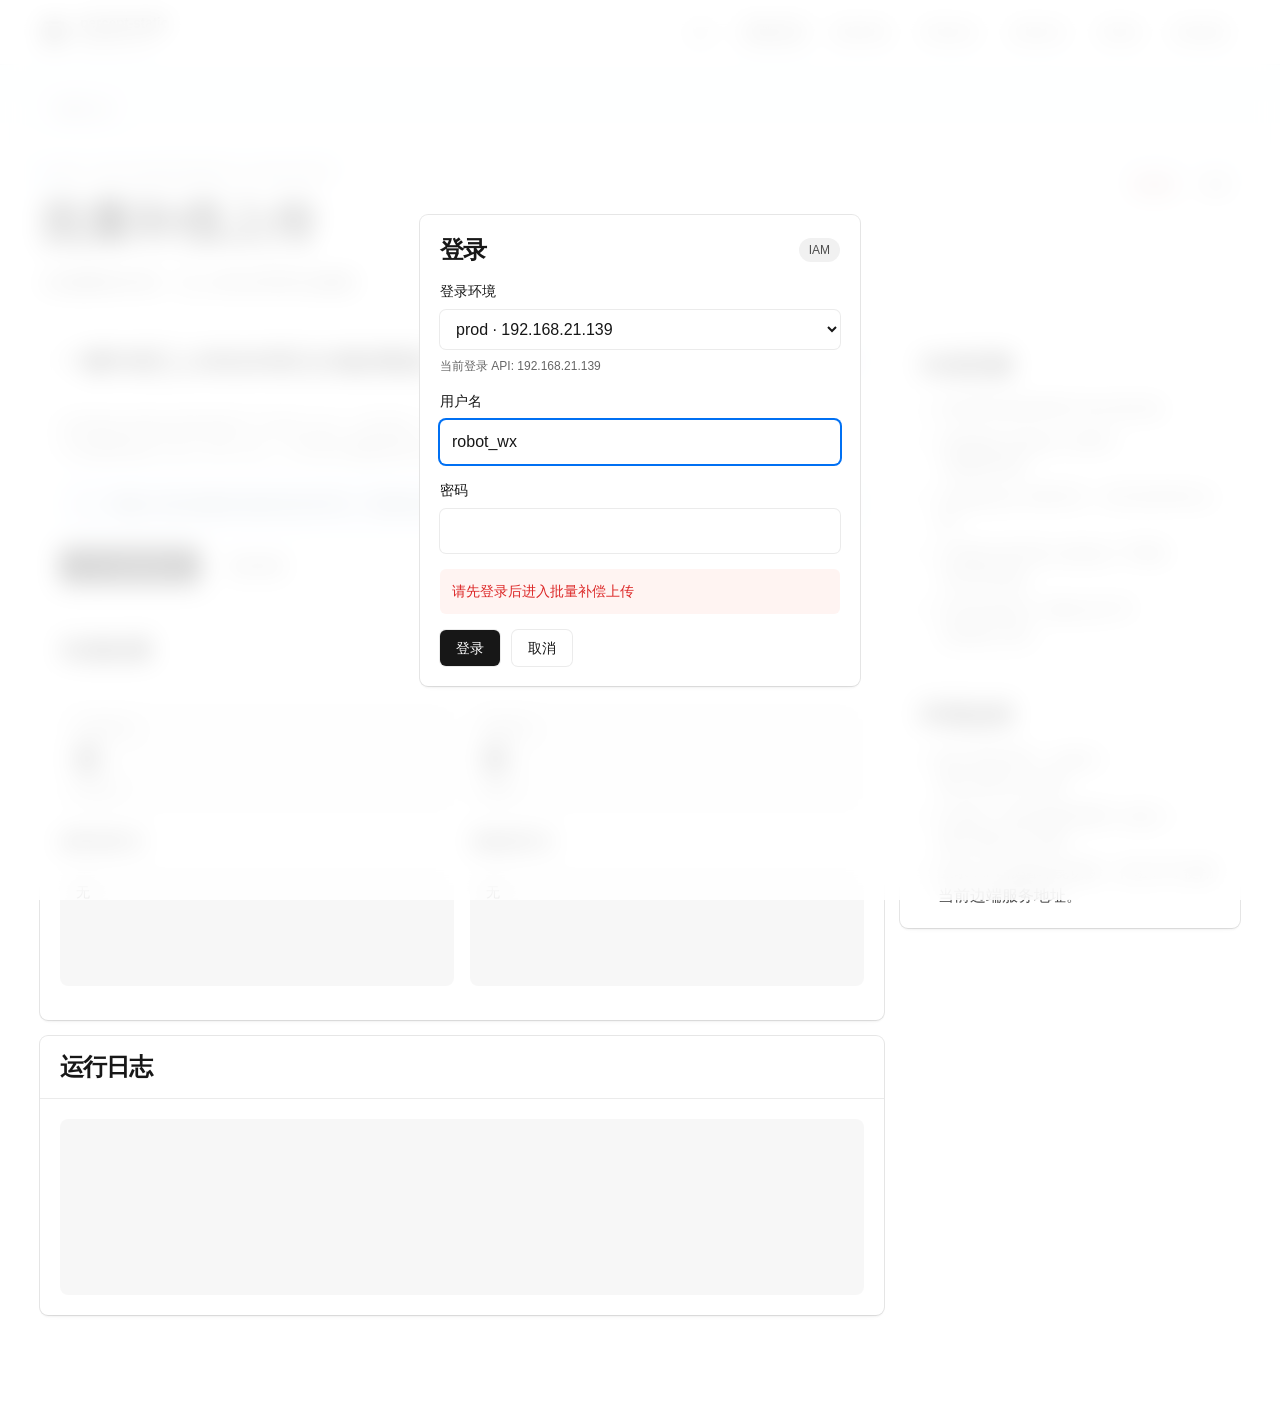
<file: static/redesign-upload-reconcile.html>
<!doctype html>
<html lang="zh-CN">
<head>
  <meta charset="utf-8">
  <meta name="viewport" content="width=device-width, initial-scale=1">
  <title>批量补偿上传</title>
  <link rel="stylesheet" href="assets/vercel-redesign.css">
</head>
<body>
  <div class="shell">
    <header class="topbar">
      <div class="topbar-inner">
        <a class="brand" href="index.html">
          <span class="mark" aria-hidden="true">
            <svg viewBox="0 0 24 24" width="28" height="28" fill="none" stroke="currentColor" stroke-width="1.8" stroke-linecap="round" stroke-linejoin="round"><title>percept-static</title><path d="M4 4h16v16H4z"></path><path d="M8 8h8v8H8z"></path></svg>
          </span>
          <span class="brand-copy">
            <span class="brand-title">percept-static</span>
            <span class="brand-subtitle">批量补偿上传</span>
          </span>
        </a>
        <nav class="topnav" aria-label="页面导航">
          <a href="index.html">入口</a>
          <a class="active" href="redesign-upload-reconcile.html">补偿上传</a>
          <a href="redesign-collection.html">数据采集</a>
          <a href="redesign-monitor.html">系统监控</a>
          <a href="redesign-processes.html">进程监控</a>
          <a href="redesign-unlock.html">采集锁</a>
          <a href="redesign-raw-info.html">原始数据</a>
        </nav>
      </div>
    </header>

    <main class="container page">
      <a class="backlink" href="index.html">← 返回入口</a>
      <section class="hero">
        <div class="hero-stack">
          <div class="eyebrow">POST /api/upload/reconcile-cloud-notify</div>
          <h1>批量补偿上传</h1>
          <p class="lead">云端通知补偿 · 已上传记录登记修复</p>
        </div>
        <div class="summary-strip">
          <div class="static-auth-status" data-static-auth-status></div>
        </div>
      </section>

      <div class="layout">
        <main class="stack">
          <section class="panel">
            <div class="panel-header">
              <h2>一键补偿已上传但未登记云端的数据</h2>
              <span class="badge">确认后执行</span>
            </div>
            <div class="panel-body stack">
              <p class="muted">
                此页面会扫描当前登录用户下已经 rsync 上传完成、但缺少 cloud_id 的采集记录，
                并重新调度云端登记通知。它不会重复发起 rsync 文件上传，只补偿云端数据登记步骤。
              </p>
              <label class="callout" for="confirmCheck">
                <input type="checkbox" id="confirmCheck">
                <span>我确认当前边端服务连接的是目标环境，并理解本操作会批量调度所有符合条件的云端通知补偿任务。</span>
              </label>
              <div class="actions">
                <button type="button" id="reconcileBtn" class="btn primary" disabled>
                  <svg viewBox="0 0 24 24" fill="none" stroke="currentColor" stroke-width="2" stroke-linecap="round" stroke-linejoin="round"><title>开始批量补偿</title><path d="M21 12a9 9 0 1 1-2.64-6.36"></path><path d="M21 3v6h-6"></path></svg>
                  开始批量补偿
                </button>
                <button type="button" id="clearResultBtn" class="btn">清空结果</button>
              </div>
            </div>
          </section>

          <section class="panel" id="resultCard">
            <div class="panel-header">
              <h2>补偿结果</h2>
            </div>
            <div class="panel-body stack">
              <div class="metric-grid">
                <div class="metric">
                  <div class="metric-label">已调度成功</div>
                  <div class="metric-value" id="successCount">0</div>
                  <div class="metric-sub">success</div>
                </div>
                <div class="metric">
                  <div class="metric-label">调度失败</div>
                  <div class="metric-value" id="failedCount">0</div>
                  <div class="metric-sub">failed</div>
                </div>
              </div>
              <div class="grid two">
                <div>
                  <h3>成功记录 ID</h3>
                  <pre id="successIds">无</pre>
                </div>
                <div>
                  <h3>失败记录 ID</h3>
                  <pre id="failedIds">无</pre>
                </div>
              </div>
            </div>
          </section>

          <section class="panel">
            <div class="panel-header">
              <h2>运行日志</h2>
            </div>
            <div class="panel-body">
              <div class="terminal log" id="log"></div>
            </div>
          </section>
        </main>

        <aside class="stack">
          <section class="card">
            <div class="card-title">
              <h2>补偿范围</h2>
            </div>
            <ul class="list">
              <li>仅处理当前登录用户自己的记录。</li>
              <li><code>upload_status</code> 必须为 <code>completed</code>。</li>
              <li><code>cloud_id</code> 必须为空，表示还未登记云端。</li>
              <li><code>cloud_notify_status</code> 不能是 <code>notifying</code>。</li>
              <li>记录必须存在 <code>task_id</code> 和 <code>output_dir</code>。</li>
            </ul>
          </section>

          <section class="card">
            <div class="card-title">
              <h2>环境说明</h2>
            </div>
            <ul class="list">
              <li>默认登录环境：<code>prod · 192.168.21.139</code>。</li>
              <li>可在统一登录弹窗切换到 <code>test · 192.168.21.138</code>。</li>
              <li>登录 API 根据环境切换；补偿 API 使用当前边端服务地址。</li>
            </ul>
          </section>
        </aside>
      </div>
    </main>
  </div>
  <script src="assets/static-auth.js"></script>
  <script src="assets/redesign-upload-reconcile.js"></script>
</body>
</html>
</file>
<file: static/assets/vercel-redesign.css>
:root {
  --bg: #ffffff;
  --surface: #ffffff;
  --surface-warm: var(--surface);
  --fg: #171717;
  --fg-2: #4d4d4d;
  --muted: #666666;
  --meta: #808080;
  --border: rgba(0, 0, 0, 0.08);
  --border-soft: rgba(0, 0, 0, 0.04);
  --accent: #0070f3;
  --accent-on: #ffffff;
  --accent-hover: color-mix(in oklab, var(--accent), black 8%);
  --accent-active: color-mix(in oklab, var(--accent), black 14%);
  --success: #16a34a;
  --warn: #eab308;
  --danger: #dc2626;
  --font-display: "Geist", "Geist Sans", -apple-system, "Segoe UI", Arial, sans-serif;
  --font-body: "Geist", "Geist Sans", -apple-system, "Segoe UI", Arial, sans-serif;
  --font-mono: "Geist Mono", ui-monospace, "SF Mono", "Roboto Mono", Menlo, Monaco, "Liberation Mono", "DejaVu Sans Mono", "Courier New", monospace;
  --text-xs: 12px;
  --text-sm: 14px;
  --text-base: 16px;
  --text-lg: 20px;
  --text-xl: 24px;
  --text-2xl: 32px;
  --text-3xl: 40px;
  --text-4xl: 48px;
  --leading-body: 1.5;
  --leading-tight: 1.1;
  --tracking-display: -0.05em;
  --space-1: 4px;
  --space-2: 8px;
  --space-3: 12px;
  --space-4: 16px;
  --space-5: 20px;
  --space-6: 24px;
  --space-8: 32px;
  --space-12: 48px;
  --section-y-desktop: 96px;
  --section-y-tablet: 64px;
  --section-y-phone: 48px;
  --radius-sm: 6px;
  --radius-md: 8px;
  --radius-lg: 12px;
  --radius-pill: 9999px;
  --elev-flat: none;
  --elev-ring: 0 0 0 1px var(--border);
  --elev-raised:
    0 0 0 1px rgba(0, 0, 0, 0.08),
    0 2px 2px rgba(0, 0, 0, 0.04),
    0 8px 8px -8px rgba(0, 0, 0, 0.04),
    0 0 0 1px #fafafa;
  --focus-ring: 0 0 0 2px var(--accent);
  --motion-fast: 150ms;
  --motion-base: 200ms;
  --ease-standard: cubic-bezier(0.2, 0, 0, 1);
  --container-max: 1200px;
  --container-gutter-desktop: 24px;
  --container-gutter-tablet: 16px;
  --container-gutter-phone: 12px;
}

* {
  box-sizing: border-box;
}

html {
  background: var(--bg);
  color: var(--fg);
  font-family: var(--font-body);
  font-feature-settings: "liga";
  -webkit-font-smoothing: antialiased;
  -moz-osx-font-smoothing: grayscale;
}

body {
  margin: 0;
  min-height: 100vh;
  background:
    linear-gradient(180deg, color-mix(in oklab, var(--accent), transparent 96%), transparent 220px),
    var(--bg);
  color: var(--fg);
  font: var(--text-base) / var(--leading-body) var(--font-body);
}

button,
input,
select,
textarea {
  font: inherit;
}

a {
  color: inherit;
  text-decoration: none;
}

a:focus-visible,
button:focus-visible,
input:focus-visible,
select:focus-visible,
textarea:focus-visible {
  outline: 0;
  box-shadow: var(--focus-ring);
}

.shell {
  min-height: 100vh;
}

.topbar {
  position: sticky;
  top: 0;
  z-index: 20;
  border-bottom: 1px solid var(--border);
  background: color-mix(in oklab, var(--bg), transparent 5%);
  backdrop-filter: blur(14px);
  -webkit-backdrop-filter: blur(14px);
}

.topbar-inner {
  width: min(var(--container-max), calc(100vw - (var(--container-gutter-desktop) * 2)));
  min-height: 64px;
  margin: 0 auto;
  display: flex;
  align-items: center;
  justify-content: space-between;
  gap: var(--space-4);
}

.mark {
  width: 28px;
  height: 28px;
  display: grid;
  place-items: center;
  color: var(--fg);
}

.brand {
  display: inline-flex;
  align-items: center;
  gap: var(--space-3);
  min-width: 0;
}

.brand-copy {
  display: grid;
  gap: 1px;
}

.brand-title {
  font-size: var(--text-sm);
  font-weight: 600;
  line-height: 1.2;
  letter-spacing: -0.02em;
}

.brand-subtitle {
  color: var(--muted);
  font-size: var(--text-xs);
  line-height: 1.3;
}

.topnav {
  display: flex;
  align-items: center;
  gap: var(--space-2);
  flex-wrap: wrap;
  justify-content: flex-end;
}

.topnav a {
  min-height: 32px;
  display: inline-flex;
  align-items: center;
  border-radius: var(--radius-pill);
  color: var(--fg-2);
  font-size: var(--text-sm);
  font-weight: 500;
  padding: 0 var(--space-3);
  transition: color var(--motion-fast) var(--ease-standard), background var(--motion-fast) var(--ease-standard);
}

.topnav a:hover,
.topnav a.active {
  background: color-mix(in oklab, var(--fg), transparent 94%);
  color: var(--fg);
}

.container {
  width: min(var(--container-max), calc(100vw - (var(--container-gutter-desktop) * 2)));
  margin: 0 auto;
}

.page {
  padding: var(--space-8) 0 var(--section-y-desktop);
}

.hero {
  display: grid;
  grid-template-columns: minmax(0, 1fr) auto;
  gap: var(--space-6);
  align-items: start;
  padding: var(--space-12) 0 var(--space-8);
}

.hero-stack {
  display: grid;
  gap: var(--space-4);
  max-width: 760px;
}

.eyebrow {
  display: inline-flex;
  align-items: center;
  gap: var(--space-2);
  width: max-content;
  max-width: 100%;
  color: var(--muted);
  font: 500 var(--text-xs) / 1 var(--font-mono);
  letter-spacing: 0;
  text-transform: uppercase;
}

.eyebrow::before {
  content: "";
  width: 6px;
  height: 6px;
  border-radius: 50%;
  background: var(--accent);
}

h1,
h2,
h3,
p {
  margin: 0;
}

h1 {
  color: var(--fg);
  font-family: var(--font-display);
  font-size: clamp(var(--text-2xl), 4vw, var(--text-4xl));
  font-weight: 600;
  line-height: var(--leading-tight);
  letter-spacing: var(--tracking-display);
  text-wrap: balance;
}

h2 {
  color: var(--fg);
  font-family: var(--font-display);
  font-size: var(--text-xl);
  font-weight: 600;
  line-height: 1.25;
  letter-spacing: -0.04em;
}

h3 {
  color: var(--fg);
  font-size: var(--text-base);
  font-weight: 600;
  line-height: 1.35;
  letter-spacing: -0.02em;
}

.lead,
.subtitle {
  color: var(--fg-2);
  font-size: var(--text-lg);
  line-height: 1.65;
  max-width: 760px;
}

.muted {
  color: var(--muted);
}

code,
pre,
.mono {
  font-family: var(--font-mono);
}

code {
  border-radius: 4px;
  background: color-mix(in oklab, var(--fg), transparent 96%);
  color: var(--fg);
  padding: 2px 5px;
  font-size: 0.92em;
}

.hero-actions,
.actions,
.btn-row {
  display: flex;
  align-items: center;
  flex-wrap: wrap;
  gap: var(--space-3);
}

.btn {
  min-height: 36px;
  display: inline-flex;
  align-items: center;
  justify-content: center;
  gap: var(--space-2);
  border: 0;
  border-radius: var(--radius-sm);
  background: var(--surface);
  color: var(--fg);
  box-shadow: var(--elev-ring);
  cursor: default;
  font-size: var(--text-sm);
  font-weight: 500;
  line-height: 1;
  padding: 0 var(--space-4);
  transition: background var(--motion-fast) var(--ease-standard), box-shadow var(--motion-fast) var(--ease-standard);
  white-space: nowrap;
}

.btn:hover {
  background: color-mix(in oklab, var(--fg), transparent 96%);
}

.btn.primary {
  background: var(--fg);
  color: var(--bg);
  box-shadow: var(--elev-ring);
}

.btn.danger {
  color: var(--danger);
}

.btn.small {
  min-height: 30px;
  padding: 0 var(--space-3);
  font-size: var(--text-xs);
}

.btn svg {
  width: 16px;
  height: 16px;
  flex: 0 0 auto;
}

.badge,
.pill,
.status-pill {
  min-height: 24px;
  display: inline-flex;
  align-items: center;
  gap: var(--space-2);
  width: max-content;
  max-width: 100%;
  border-radius: var(--radius-pill);
  background: color-mix(in oklab, var(--accent), var(--bg) 92%);
  color: color-mix(in oklab, var(--accent), black 18%);
  font-size: var(--text-xs);
  font-weight: 500;
  line-height: 1;
  padding: 0 10px;
}

.badge.neutral,
.pill.neutral {
  background: color-mix(in oklab, var(--fg), transparent 94%);
  color: var(--fg-2);
}

.badge.success,
.pill.success,
.badge.unlocked {
  background: color-mix(in oklab, var(--success), var(--bg) 92%);
  color: color-mix(in oklab, var(--success), black 20%);
}

.badge.warn,
.pill.warn {
  background: color-mix(in oklab, var(--warn), var(--bg) 88%);
  color: color-mix(in oklab, var(--warn), black 46%);
}

.badge.danger,
.pill.danger,
.badge.locked {
  background: color-mix(in oklab, var(--danger), var(--bg) 92%);
  color: color-mix(in oklab, var(--danger), black 10%);
}

.dot {
  width: 6px;
  height: 6px;
  border-radius: 50%;
  background: currentColor;
}

.grid {
  display: grid;
  gap: var(--space-4);
}

.grid.two {
  grid-template-columns: repeat(2, minmax(0, 1fr));
}

.grid.three {
  grid-template-columns: repeat(3, minmax(0, 1fr));
}

.grid.four {
  grid-template-columns: repeat(4, minmax(0, 1fr));
}

.layout {
  display: grid;
  grid-template-columns: minmax(0, 1fr) 340px;
  gap: var(--space-4);
  align-items: start;
}

.panel,
.card,
.login-panel {
  border-radius: var(--radius-md);
  background: var(--surface);
  box-shadow: var(--elev-raised);
}

.panel {
  overflow: hidden;
}

.panel + .panel,
.stack > * + * {
  margin-top: var(--space-4);
}

.panel-header {
  min-height: 56px;
  display: flex;
  align-items: center;
  justify-content: space-between;
  gap: var(--space-4);
  padding: var(--space-4) var(--space-5);
  border-bottom: 1px solid var(--border);
}

.panel-body {
  padding: var(--space-5);
}

.card {
  padding: var(--space-5);
}

.card.compact {
  padding: var(--space-4);
}

.card-title {
  display: flex;
  align-items: center;
  justify-content: space-between;
  gap: var(--space-3);
  margin-bottom: var(--space-4);
}

.metric-grid {
  display: grid;
  grid-template-columns: repeat(2, minmax(0, 1fr));
  gap: var(--space-3);
}

.metric {
  min-height: 112px;
  display: flex;
  flex-direction: column;
  justify-content: space-between;
  border-radius: var(--radius-md);
  background: color-mix(in oklab, var(--fg), transparent 97%);
  padding: var(--space-4);
}

.metric-label {
  color: var(--muted);
  font-size: var(--text-xs);
  font-weight: 500;
}

.metric-value {
  color: var(--fg);
  font-size: var(--text-3xl);
  font-weight: 600;
  line-height: 1;
  letter-spacing: -0.05em;
}

.metric-sub {
  color: var(--muted);
  font-size: var(--text-xs);
}

.field,
.row {
  display: grid;
  gap: var(--space-2);
}

.field + .field,
.row + .row {
  margin-top: var(--space-4);
}

label,
.label {
  color: var(--fg);
  font-size: var(--text-sm);
  font-weight: 500;
}

.req {
  color: var(--danger);
}

input,
select,
textarea {
  width: 100%;
  border: 0;
  border-radius: var(--radius-sm);
  background: var(--surface);
  color: var(--fg);
  box-shadow: var(--elev-ring);
  padding: 10px var(--space-3);
}

input[type="checkbox"] {
  width: 16px;
  height: 16px;
  flex: 0 0 auto;
  padding: 0;
  accent-color: var(--fg);
}

#authToken {
  display: none;
}

textarea {
  min-height: 112px;
  resize: vertical;
}

input::placeholder,
textarea::placeholder {
  color: var(--meta);
}

.form-help,
.helper {
  color: var(--muted);
  font-size: var(--text-xs);
}

.input-group {
  display: grid;
  grid-template-columns: minmax(0, 1fr) auto;
  gap: var(--space-3);
  align-items: end;
}

.status-line,
.status-bar {
  display: flex;
  align-items: center;
  justify-content: space-between;
  gap: var(--space-3);
  flex-wrap: wrap;
}

.status-box,
.terminal,
pre {
  min-height: 120px;
  overflow: auto;
  border-radius: var(--radius-md);
  background: color-mix(in oklab, var(--fg), transparent 97%);
  color: var(--fg-2);
  font: var(--text-sm) / 1.7 var(--font-mono);
  padding: var(--space-4);
  white-space: pre-wrap;
}

.table-wrap {
  overflow: auto;
}

table {
  width: 100%;
  border-collapse: collapse;
  font-size: var(--text-sm);
}

th,
td {
  min-height: 44px;
  border-bottom: 1px solid var(--border-soft);
  padding: var(--space-3);
  text-align: left;
  vertical-align: middle;
  white-space: nowrap;
}

th {
  color: var(--muted);
  font-size: var(--text-xs);
  font-weight: 500;
}

td {
  color: var(--fg-2);
}

.empty {
  color: var(--meta);
  text-align: center;
}

.kv {
  display: grid;
  grid-template-columns: 180px minmax(0, 1fr);
  overflow: hidden;
  border-radius: var(--radius-md);
  box-shadow: var(--elev-ring);
}

.kv > div {
  min-height: 42px;
  border-bottom: 1px solid var(--border-soft);
  padding: var(--space-3);
}

.kv > div:nth-last-child(-n + 2) {
  border-bottom: 0;
}

.kv .k {
  color: var(--muted);
  background: color-mix(in oklab, var(--fg), transparent 98%);
  font-family: var(--font-mono);
  font-size: var(--text-xs);
}

.kv .v {
  color: var(--fg);
  font-family: var(--font-mono);
  font-size: var(--text-sm);
  overflow-wrap: anywhere;
}

.progress {
  height: 8px;
  overflow: hidden;
  border-radius: var(--radius-pill);
  background: color-mix(in oklab, var(--fg), transparent 94%);
}

.progress > span {
  display: block;
  height: 100%;
  width: var(--value, 0%);
  border-radius: inherit;
  background: var(--accent);
}

.video-grid {
  min-height: 310px;
  display: grid;
  place-items: center;
  border-radius: var(--radius-lg);
  background:
    linear-gradient(135deg, color-mix(in oklab, var(--accent), transparent 92%), transparent),
    color-mix(in oklab, var(--fg), transparent 97%);
  box-shadow: var(--elev-ring);
}

.video-empty {
  display: grid;
  gap: var(--space-3);
  justify-items: center;
  color: var(--muted);
  text-align: center;
}

.video-empty .screen {
  width: min(520px, 70vw);
  aspect-ratio: 16 / 9;
  border-radius: var(--radius-lg);
  background: var(--surface);
  box-shadow: var(--elev-raised);
}

.log {
  min-height: 176px;
}

.login-modal {
  display: none;
}

.login-modal.show {
  display: block;
}

.static-auth-backdrop {
  position: fixed;
  inset: 0;
  z-index: 1000;
  display: none;
  place-items: center;
  padding: var(--space-4);
  background: color-mix(in oklab, var(--bg), transparent 18%);
  backdrop-filter: blur(12px);
}

.static-auth-backdrop.show {
  display: grid;
}

.static-auth-dialog {
  width: min(440px, 100%);
  box-shadow: var(--elev-raised);
}

.static-auth-status,
[data-static-auth-status] {
  display: inline-flex;
  align-items: center;
  gap: var(--space-2);
  flex-wrap: wrap;
}

.auth-gated-note {
  color: var(--muted);
  font-size: var(--text-sm);
}

.auth-status {
  display: inline-flex;
  align-items: center;
  gap: var(--space-2);
  min-height: 32px;
  padding: 0 var(--space-3);
  border-radius: var(--radius-pill);
  font-size: var(--text-xs);
  font-weight: 500;
  color: var(--muted);
  background: color-mix(in oklab, var(--fg), transparent 96%);
  box-shadow: var(--elev-ring);
}

.auth-status.saved,
.status-value.collecting,
.camera-status.connected,
.status-connected {
  color: var(--success);
}

.auth-status.empty,
.status-value.error,
.camera-status.error,
.status-disconnected {
  color: var(--danger);
}

#userInfo.show {
  color: var(--fg);
}

#userAvatar {
  display: inline-grid;
  width: 22px;
  height: 22px;
  place-items: center;
  border-radius: 50%;
  color: var(--accent-on);
  background: var(--fg);
  font-family: var(--font-mono);
  font-size: var(--text-xs);
}

.msg,
.error-box {
  display: flex;
  align-items: center;
  gap: var(--space-2);
  min-height: 32px;
  color: var(--muted);
  font-size: var(--text-sm);
}

.msg svg,
.error-box svg {
  width: 16px;
  height: 16px;
  flex: 0 0 auto;
}

.msg.error,
.error-box,
.pill.zombie,
.bar-fill.crit,
.progress-fill.crit {
  color: var(--danger);
}

.msg.success {
  color: var(--success);
}

.msg.loading,
.pill.running,
.pill.main {
  color: var(--accent);
}

.no-cameras {
  color: var(--muted);
  font-size: var(--text-sm);
}

.video-container {
  width: 100%;
  min-width: 0;
  overflow: hidden;
  border-radius: var(--radius-lg);
  background: var(--surface);
  box-shadow: var(--elev-raised);
}

.video-header,
.component-header,
.info-row {
  display: flex;
  align-items: center;
  justify-content: space-between;
  gap: var(--space-3);
}

.video-header {
  padding: var(--space-3) var(--space-4);
  color: var(--fg);
  font-size: var(--text-sm);
  font-weight: 500;
  box-shadow: 0 1px 0 var(--border-soft);
}

.camera-status,
.status-badge {
  font-family: var(--font-mono);
  font-size: var(--text-xs);
  color: var(--muted);
}

.video-wrapper {
  aspect-ratio: 16 / 9;
  background: color-mix(in oklab, var(--fg), transparent 94%);
}

.video-wrapper video {
  width: 100%;
  height: 100%;
  object-fit: cover;
  display: block;
}

.component-card {
  display: grid;
  gap: var(--space-2);
  padding: var(--space-3);
  border-radius: var(--radius-md);
  background: var(--surface);
  box-shadow: var(--elev-ring);
}

.component-card + .component-card {
  margin-top: var(--space-3);
}

.component-header {
  color: var(--fg);
  font-weight: 600;
}

.info-label,
.label,
.sub {
  color: var(--muted);
}

.info-value,
.value {
  color: var(--fg);
}

.bar-track {
  height: 8px;
  overflow: hidden;
  border-radius: var(--radius-pill);
  background: color-mix(in oklab, var(--fg), transparent 94%);
}

.bar-fill,
.progress-fill {
  height: 100%;
  border-radius: inherit;
  background: var(--accent);
}

.bar-fill.warn,
.progress-fill.warn {
  background: var(--warn);
}

.bar-fill.crit,
.progress-fill.crit {
  background: var(--danger);
}

.cpu-cell {
  display: grid;
  gap: var(--space-2);
  padding: var(--space-3);
  border-radius: var(--radius-md);
  background: var(--surface);
  box-shadow: var(--elev-ring);
}

.cpu-cell .num,
.cmdline {
  font-family: var(--font-mono);
}

.cmdline {
  max-width: 360px;
  white-space: nowrap;
  overflow: hidden;
  text-overflow: ellipsis;
}

.list {
  margin: 0;
  padding-left: 18px;
  color: var(--fg-2);
}

.list li + li {
  margin-top: var(--space-2);
}

.page-card-grid {
  display: grid;
  grid-template-columns: repeat(3, minmax(0, 1fr));
  gap: var(--space-4);
}

.page-card {
  min-height: 236px;
  display: flex;
  flex-direction: column;
  justify-content: space-between;
  border-radius: var(--radius-lg);
  background: var(--surface);
  box-shadow: var(--elev-raised);
  padding: var(--space-5);
  transition: transform var(--motion-base) var(--ease-standard), box-shadow var(--motion-base) var(--ease-standard);
}

.page-card:hover {
  transform: translateY(-2px);
}

.page-card-top {
  display: grid;
  gap: var(--space-3);
}

.page-card-title {
  color: var(--fg);
  font-size: var(--text-xl);
  font-weight: 600;
  line-height: 1.25;
  letter-spacing: -0.04em;
}

.page-card p {
  color: var(--fg-2);
  font-size: var(--text-sm);
  line-height: 1.7;
}

.page-card-footer {
  display: flex;
  align-items: center;
  justify-content: space-between;
  gap: var(--space-3);
  color: var(--muted);
  font: var(--text-xs) / 1 var(--font-mono);
}

.callout {
  border-radius: var(--radius-md);
  background: color-mix(in oklab, var(--accent), var(--bg) 94%);
  color: var(--fg-2);
  padding: var(--space-4);
}

.callout:empty,
.login-error:empty {
  display: none;
}

[hidden] {
  display: none !important;
}

.raw-message {
  margin-top: var(--space-4);
}

.login-error {
  border-radius: var(--radius-sm);
  background: color-mix(in oklab, var(--danger), var(--bg) 94%);
  color: var(--danger);
  font-size: var(--text-sm);
  padding: var(--space-3);
}

.count {
  color: var(--muted);
  font-family: var(--font-mono);
  font-size: var(--text-xs);
  font-weight: 500;
}

label.callout {
  display: flex;
  align-items: flex-start;
  gap: var(--space-3);
}

.summary-strip input {
  width: min(260px, 100%);
}

.split-auth {
  display: grid;
  grid-template-columns: 1fr 1fr;
  gap: var(--space-3);
}

.summary-strip {
  display: flex;
  align-items: center;
  gap: var(--space-2);
  flex-wrap: wrap;
}

.backlink {
  color: var(--muted);
  font-size: var(--text-sm);
}

.backlink:hover {
  color: var(--fg);
}

@media (max-width: 1024px) {
  .grid.four,
  .page-card-grid {
    grid-template-columns: repeat(2, minmax(0, 1fr));
  }

  .layout,
  .hero {
    grid-template-columns: 1fr;
  }
}

@media (max-width: 720px) {
  .topbar-inner,
  .container {
    width: min(var(--container-max), calc(100vw - (var(--container-gutter-phone) * 2)));
  }

  .topbar-inner {
    align-items: flex-start;
    flex-direction: column;
    padding: var(--space-3) 0;
  }

  .topnav {
    justify-content: flex-start;
  }

  .page {
    padding: var(--space-4) 0 var(--section-y-phone);
  }

  .hero {
    padding: var(--space-8) 0 var(--space-6);
  }

  .grid.two,
  .grid.three,
  .grid.four,
  .metric-grid,
  .page-card-grid,
  .split-auth {
    grid-template-columns: 1fr;
  }

  .panel-header,
  .status-line,
  .status-bar {
    align-items: flex-start;
    flex-direction: column;
  }

  .input-group {
    grid-template-columns: 1fr;
  }

  .kv {
    grid-template-columns: 120px minmax(0, 1fr);
  }

  th,
  td {
    padding: var(--space-2);
  }
}
</file>
